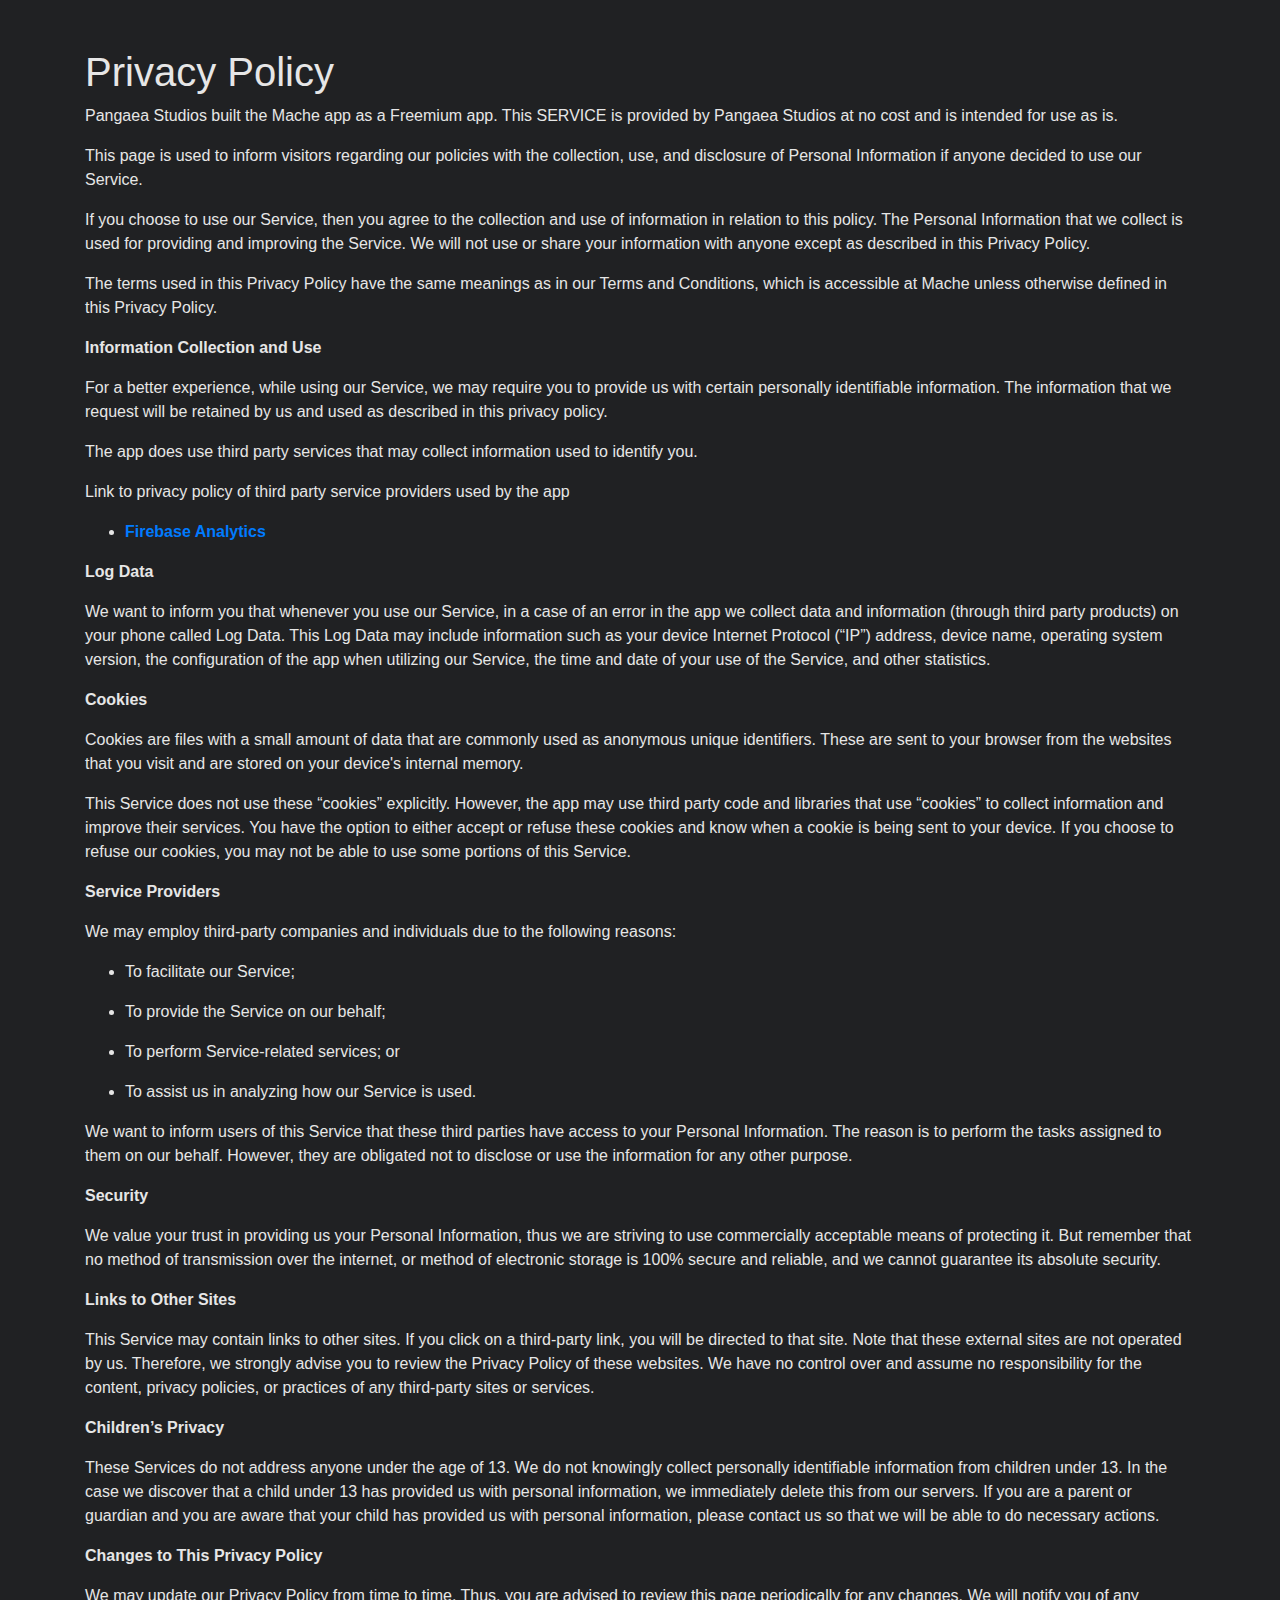
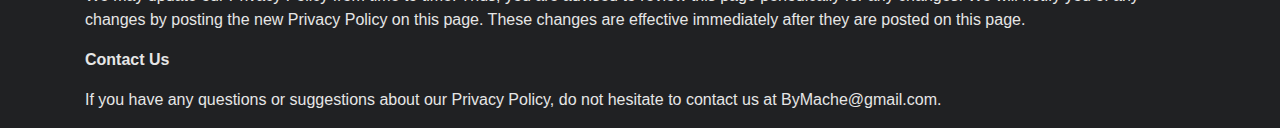
<file: privacy-policy/index.html>
<!DOCTYPE html>
<html lang="en">
<head>
    <meta charset="utf-8">
    <meta name="viewport" content="width=device-width, initial-scale=1">

    <title>Mache Suite</title>

    <link rel="stylesheet" href="https://maxcdn.bootstrapcdn.com/bootstrap/4.0.0/css/bootstrap.min.css" integrity="sha384-Gn5384xqQ1aoWXA+058RXPxPg6fy4IWvTNh0E263XmFcJlSAwiGgFAW/dAiS6JXm" crossorigin="anonymous">

    <link rel="stylesheet" href="../style.css">
</head>
<body>
    <div class="container content">
        <div class="row">
            <div class="col">
               <h1>Privacy Policy</h1><p>Pangaea Studios built the Mache app as a Freemium app. This SERVICE is provided by Pangaea Studios at no cost and is intended for use as is.</p><p>This page is used to inform visitors regarding our policies with the collection, use, and disclosure of Personal Information if anyone decided to use our Service.</p><p>If you choose to use our Service, then you agree to the collection and use of information in relation to this policy. The Personal Information that we collect is used for providing and improving the Service. We will not use or share your information with anyone except as described in this Privacy Policy.</p><p>The terms used in this Privacy Policy have the same meanings as in our Terms and Conditions, which is accessible at Mache unless otherwise defined in this Privacy Policy.</p><p><strong>Information Collection and Use</strong></p><p>For a better experience, while using our Service, we may require you to provide us with certain personally identifiable information. The information that we request will be retained by us and used as described in this privacy policy.</p><p>The app does use third party services that may collect information used to identify you.</p><p>Link to privacy policy of third party service providers used by the app</p><ul><li><p><a href="https://firebase.google.com/policies/analytics" target="_blank"><strong>Firebase Analytics</strong></a></p></li></ul><p><strong>Log Data</strong></p><p>We want to inform you that whenever you use our Service, in a case of an error in the app we collect data and information (through third party products) on your phone called Log Data. This Log Data may include information such as your device Internet Protocol (“IP”) address, device name, operating system version, the configuration of the app when utilizing our Service, the time and date of your use of the Service, and other statistics.</p><p><strong>Cookies</strong></p><p>Cookies are files with a small amount of data that are commonly used as anonymous unique identifiers. These are sent to your browser from the websites that you visit and are stored on your device's internal memory.</p><p>This Service does not use these “cookies” explicitly. However, the app may use third party code and libraries that use “cookies” to collect information and improve their services. You have the option to either accept or refuse these cookies and know when a cookie is being sent to your device. If you choose to refuse our cookies, you may not be able to use some portions of this Service.</p><p><strong>Service Providers</strong></p><p>We may employ third-party companies and individuals due to the following reasons:</p><ul><li><p>To facilitate our Service;</p></li><li><p>To provide the Service on our behalf;</p></li><li><p>To perform Service-related services; or</p></li><li><p>To assist us in analyzing how our Service is used.</p></li></ul><p>We want to inform users of this Service that these third parties have access to your Personal Information. The reason is to perform the tasks assigned to them on our behalf. However, they are obligated not to disclose or use the information for any other purpose.</p><p><strong>Security</strong></p><p>We value your trust in providing us your Personal Information, thus we are striving to use commercially acceptable means of protecting it. But remember that no method of transmission over the internet, or method of electronic storage is 100% secure and reliable, and we cannot guarantee its absolute security.</p><p><strong>Links to Other Sites</strong></p><p>This Service may contain links to other sites. If you click on a third-party link, you will be directed to that site. Note that these external sites are not operated by us. Therefore, we strongly advise you to review the Privacy Policy of these websites. We have no control over and assume no responsibility for the content, privacy policies, or practices of any third-party sites or services.</p><p><strong>Children’s Privacy</strong></p><p>These Services do not address anyone under the age of 13. We do not knowingly collect personally identifiable information from children under 13. In the case we discover that a child under 13 has provided us with personal information, we immediately delete this from our servers. If you are a parent or guardian and you are aware that your child has provided us with personal information, please contact us so that we will be able to do necessary actions.</p><p><strong>Changes to This Privacy Policy</strong></p><p>We may update our Privacy Policy from time to time. Thus, you are advised to review this page periodically for any changes. We will notify you of any changes by posting the new Privacy Policy on this page. These changes are effective immediately after they are posted on this page.</p><p><strong>Contact Us</strong></p><p >If you have any questions or suggestions about our Privacy Policy, do not hesitate to contact us at ByMache@gmail.com.</p>
            </div>
        </div>
    </div>

    <script src="https://ajax.googleapis.com/ajax/libs/jquery/1.12.4/jquery.min.js"></script>
    <script src="https://stackpath.bootstrapcdn.com/bootstrap/3.4.1/js/bootstrap.min.js" integrity="sha384-aJ21OjlMXNL5UyIl/XNwTMqvzeRMZH2w8c5cRVpzpU8Y5bApTppSuUkhZXN0VxHd" crossorigin="anonymous"></script>
</body>
</html>
</file>
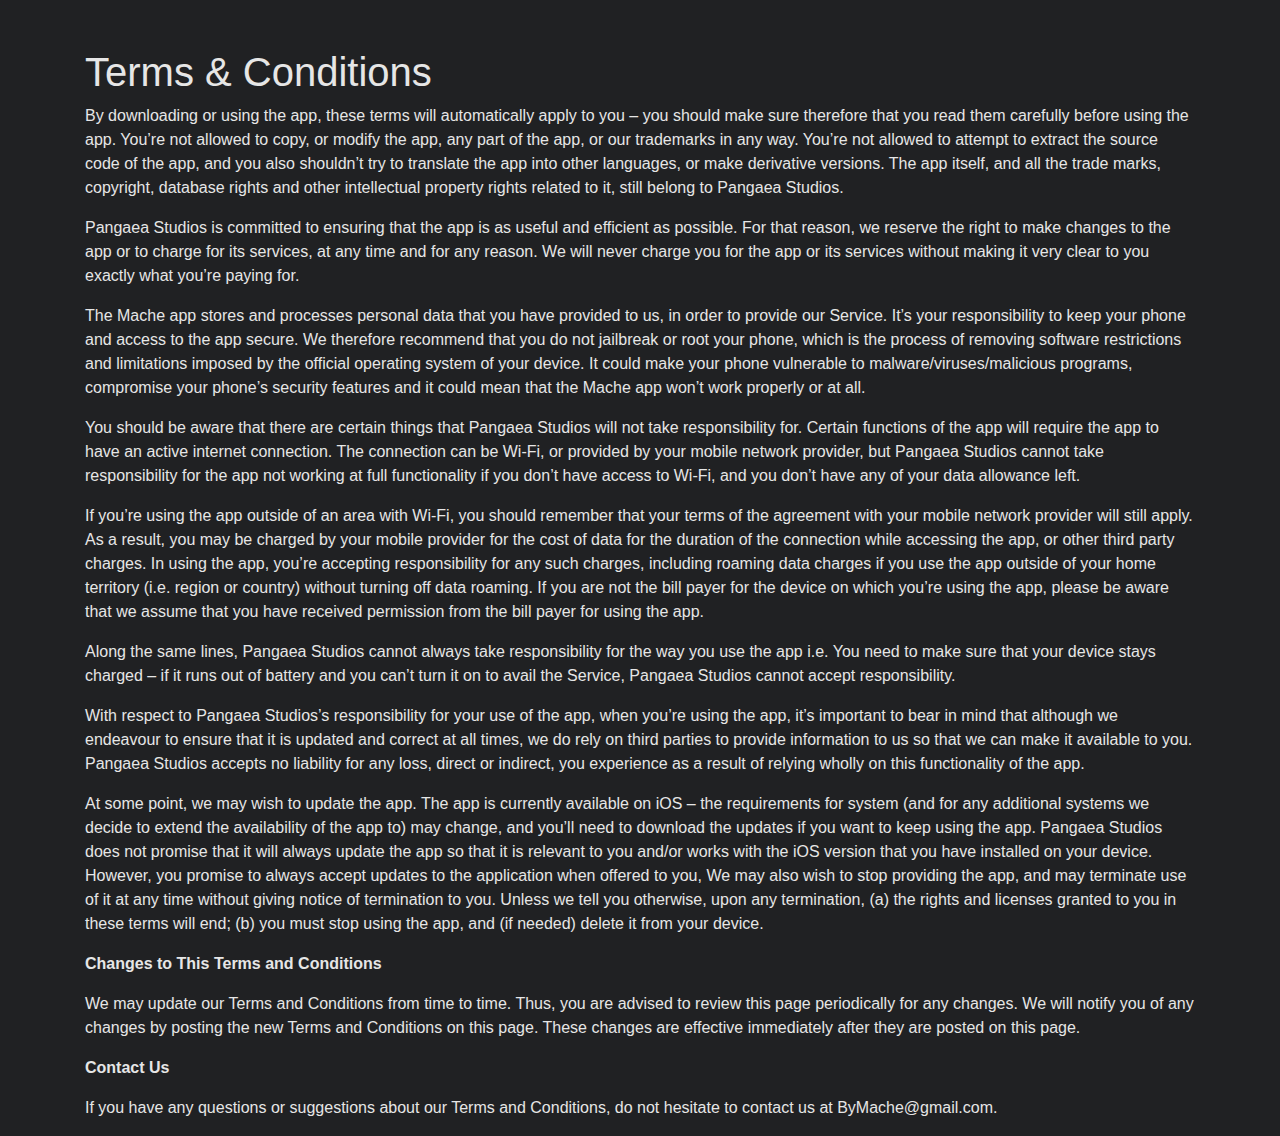
<file: terms-of-use/index.html>
<!DOCTYPE html>
<html lang="en">
<head>
    <meta charset="utf-8">
    <meta name="viewport" content="width=device-width, initial-scale=1">

    <title>Mache Suite</title>

    <link rel="stylesheet" href="https://maxcdn.bootstrapcdn.com/bootstrap/4.0.0/css/bootstrap.min.css" integrity="sha384-Gn5384xqQ1aoWXA+058RXPxPg6fy4IWvTNh0E263XmFcJlSAwiGgFAW/dAiS6JXm" crossorigin="anonymous">

    <link rel="stylesheet" href="../style.css">
</head>
<body>
    <div class="container content">
        <div class="row">
            <div class="col">
            <h1>Terms &amp; Conditions</h1><p>By downloading or using the app, these terms will automatically apply to you – you should make sure therefore that you read them carefully before using the app. You’re not allowed to copy, or modify the app, any part of the app, or our trademarks in any way. You’re not allowed to attempt to extract the source code of the app, and you also shouldn’t try to translate the app into other languages, or make derivative versions. The app itself, and all the trade marks, copyright, database rights and other intellectual property rights related to it, still belong to Pangaea Studios.</p><p>Pangaea Studios is committed to ensuring that the app is as useful and efficient as possible. For that reason, we reserve the right to make changes to the app or to charge for its services, at any time and for any reason. We will never charge you for the app or its services without making it very clear to you exactly what you’re paying for.</p><p>The Mache app stores and processes personal data that you have provided to us, in order to provide our Service. It’s your responsibility to keep your phone and access to the app secure. We therefore recommend that you do not jailbreak or root your phone, which is the process of removing software restrictions and limitations imposed by the official operating system of your device. It could make your phone vulnerable to malware/viruses/malicious programs, compromise your phone’s security features and it could mean that the Mache app won’t work properly or at all.</p><p>You should be aware that there are certain things that Pangaea Studios will not take responsibility for. Certain functions of the app will require the app to have an active internet connection. The connection can be Wi-Fi, or provided by your mobile network provider, but Pangaea Studios cannot take responsibility for the app not working at full functionality if you don’t have access to Wi-Fi, and you don’t have any of your data allowance left.</p><p>If you’re using the app outside of an area with Wi-Fi, you should remember that your terms of the agreement with your mobile network provider will still apply. As a result, you may be charged by your mobile provider for the cost of data for the duration of the connection while accessing the app, or other third party charges. In using the app, you’re accepting responsibility for any such charges, including roaming data charges if you use the app outside of your home territory (i.e. region or country) without turning off data roaming. If you are not the bill payer for the device on which you’re using the app, please be aware that we assume that you have received permission from the bill payer for using the app.</p><p>Along the same lines, Pangaea Studios cannot always take responsibility for the way you use the app i.e. You need to make sure that your device stays charged – if it runs out of battery and you can’t turn it on to avail the Service, Pangaea Studios cannot accept responsibility.</p><p>With respect to Pangaea Studios’s responsibility for your use of the app, when you’re using the app, it’s important to bear in mind that although we endeavour to ensure that it is updated and correct at all times, we do rely on third parties to provide information to us so that we can make it available to you. Pangaea Studios accepts no liability for any loss, direct or indirect, you experience as a result of relying wholly on this functionality of the app.</p><p>At some point, we may wish to update the app. The app is currently available on iOS – the requirements for system (and for any additional systems we decide to extend the availability of the app to) may change, and you’ll need to download the updates if you want to keep using the app. Pangaea Studios does not promise that it will always update the app so that it is relevant to you and/or works with the iOS version that you have installed on your device. However, you promise to always accept updates to the application when offered to you, We may also wish to stop providing the app, and may terminate use of it at any time without giving notice of termination to you. Unless we tell you otherwise, upon any termination, (a) the rights and licenses granted to you in these terms will end; (b) you must stop using the app, and (if needed) delete it from your device.</p><p><strong>Changes to This Terms and Conditions</strong></p><p>We may update our Terms and Conditions from time to time. Thus, you are advised to review this page periodically for any changes. We will notify you of any changes by posting the new Terms and Conditions on this page. These changes are effective immediately after they are posted on this page.</p><p><strong>Contact Us</strong></p><p>If you have any questions or suggestions about our Terms and Conditions, do not hesitate to contact us at ByMache@gmail.com.</p>
            </div>
        </div>
    </div>

    <script src="https://ajax.googleapis.com/ajax/libs/jquery/1.12.4/jquery.min.js"></script>
    <script src="https://stackpath.bootstrapcdn.com/bootstrap/3.4.1/js/bootstrap.min.js" integrity="sha384-aJ21OjlMXNL5UyIl/XNwTMqvzeRMZH2w8c5cRVpzpU8Y5bApTppSuUkhZXN0VxHd" crossorigin="anonymous"></script>
</body>
</html>
</file>
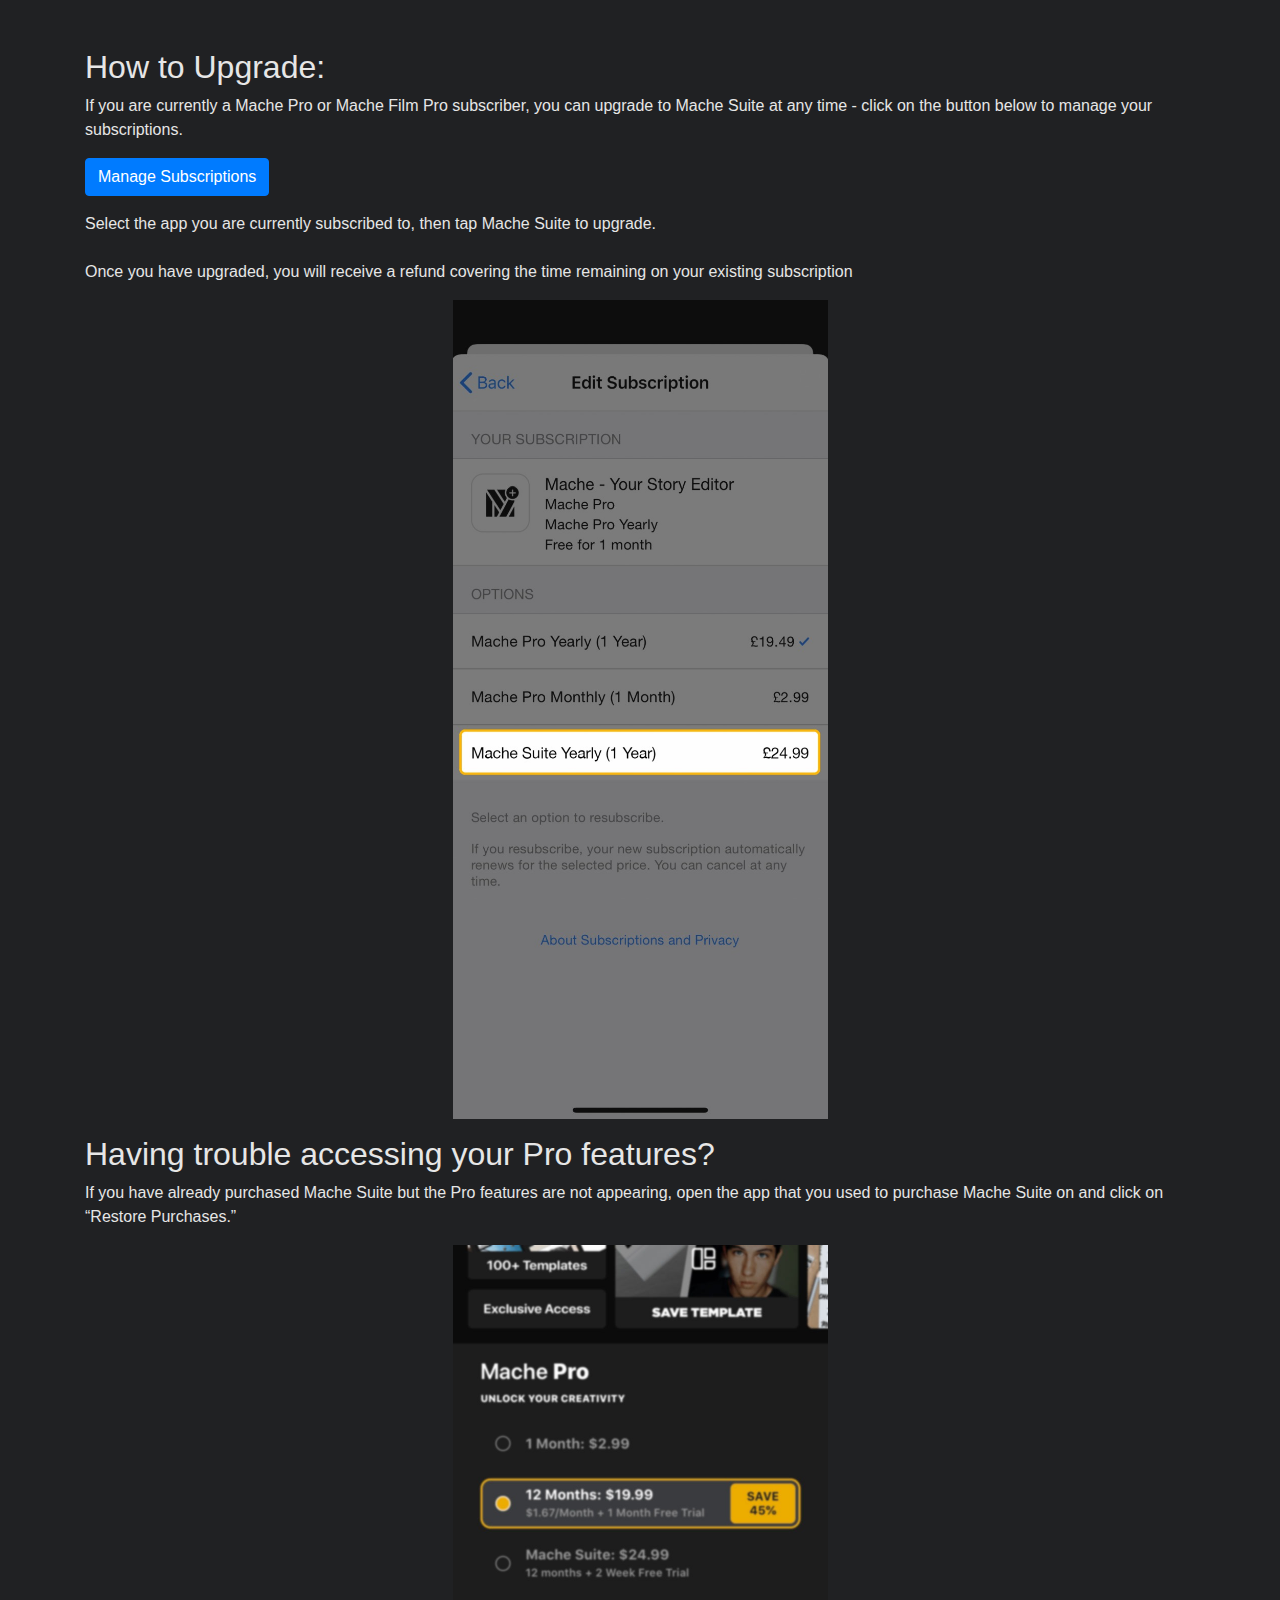
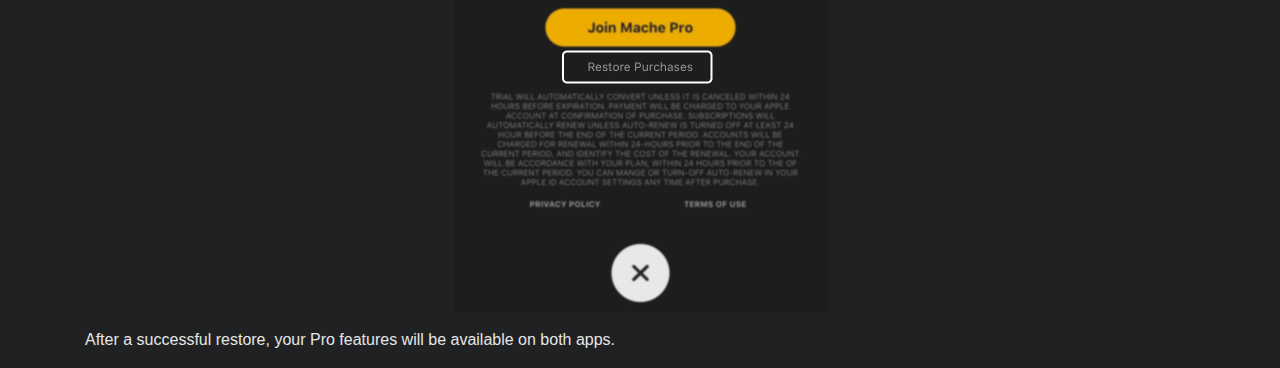
<file: upgrade-instructions/index.html>
<!DOCTYPE html>
<html lang="en">
<head>
    <meta charset="utf-8">
    <meta name="viewport" content="width=device-width, initial-scale=1">

    <title>Mache Suite</title>

    <link rel="stylesheet" href="https://maxcdn.bootstrapcdn.com/bootstrap/4.0.0/css/bootstrap.min.css" integrity="sha384-Gn5384xqQ1aoWXA+058RXPxPg6fy4IWvTNh0E263XmFcJlSAwiGgFAW/dAiS6JXm" crossorigin="anonymous">

    <link rel="stylesheet" href="../style.css">
</head>
<body>
    <div class="container content">
        <div class="row">
            <div class="col">
                <h2>How to Upgrade:</h2>
                <p>If you are currently a Mache Pro or Mache Film Pro subscriber, you can upgrade to Mache Suite at any time - click on the button below to manage your subscriptions.</p>
                <p><a class="btn btn-primary" href="itms-apps://apps.apple.com/account/subscriptions" role="button">Manage Subscriptions</a></p>
                <p>Select the app you are currently subscribed to, then tap Mache Suite to upgrade.<br><br>
Once you have upgraded, you will receive a refund covering the time remaining on your existing subscription</p>
<p><div class="text-center"><img src="./upgrade.jpg" style="width: 100%; max-width: 375px;"></div></p>
                <h2>Having trouble accessing your Pro features?</h2>
                <p>If you have already purchased Mache Suite but the Pro features are not appearing, open the app that you used to purchase Mache Suite on and click on “Restore Purchases.”</p>
                <p><div class="text-center"><img src="./restore.jpg" style="width: 100%; max-width: 375px;"></div></p>
                <p>After a successful restore, your Pro features will be available on both apps.</p>
            </div>
        </div>
    </div>

    <script src="https://ajax.googleapis.com/ajax/libs/jquery/1.12.4/jquery.min.js"></script>
    <script src="https://stackpath.bootstrapcdn.com/bootstrap/3.4.1/js/bootstrap.min.js" integrity="sha384-aJ21OjlMXNL5UyIl/XNwTMqvzeRMZH2w8c5cRVpzpU8Y5bApTppSuUkhZXN0VxHd" crossorigin="anonymous"></script>
</body>
</html>
</file>
<file: style.css>
body {
	color: #e6e6e6;
	background-color: #202123;
}

.content {
	padding-top: 3rem;
}
</file>
